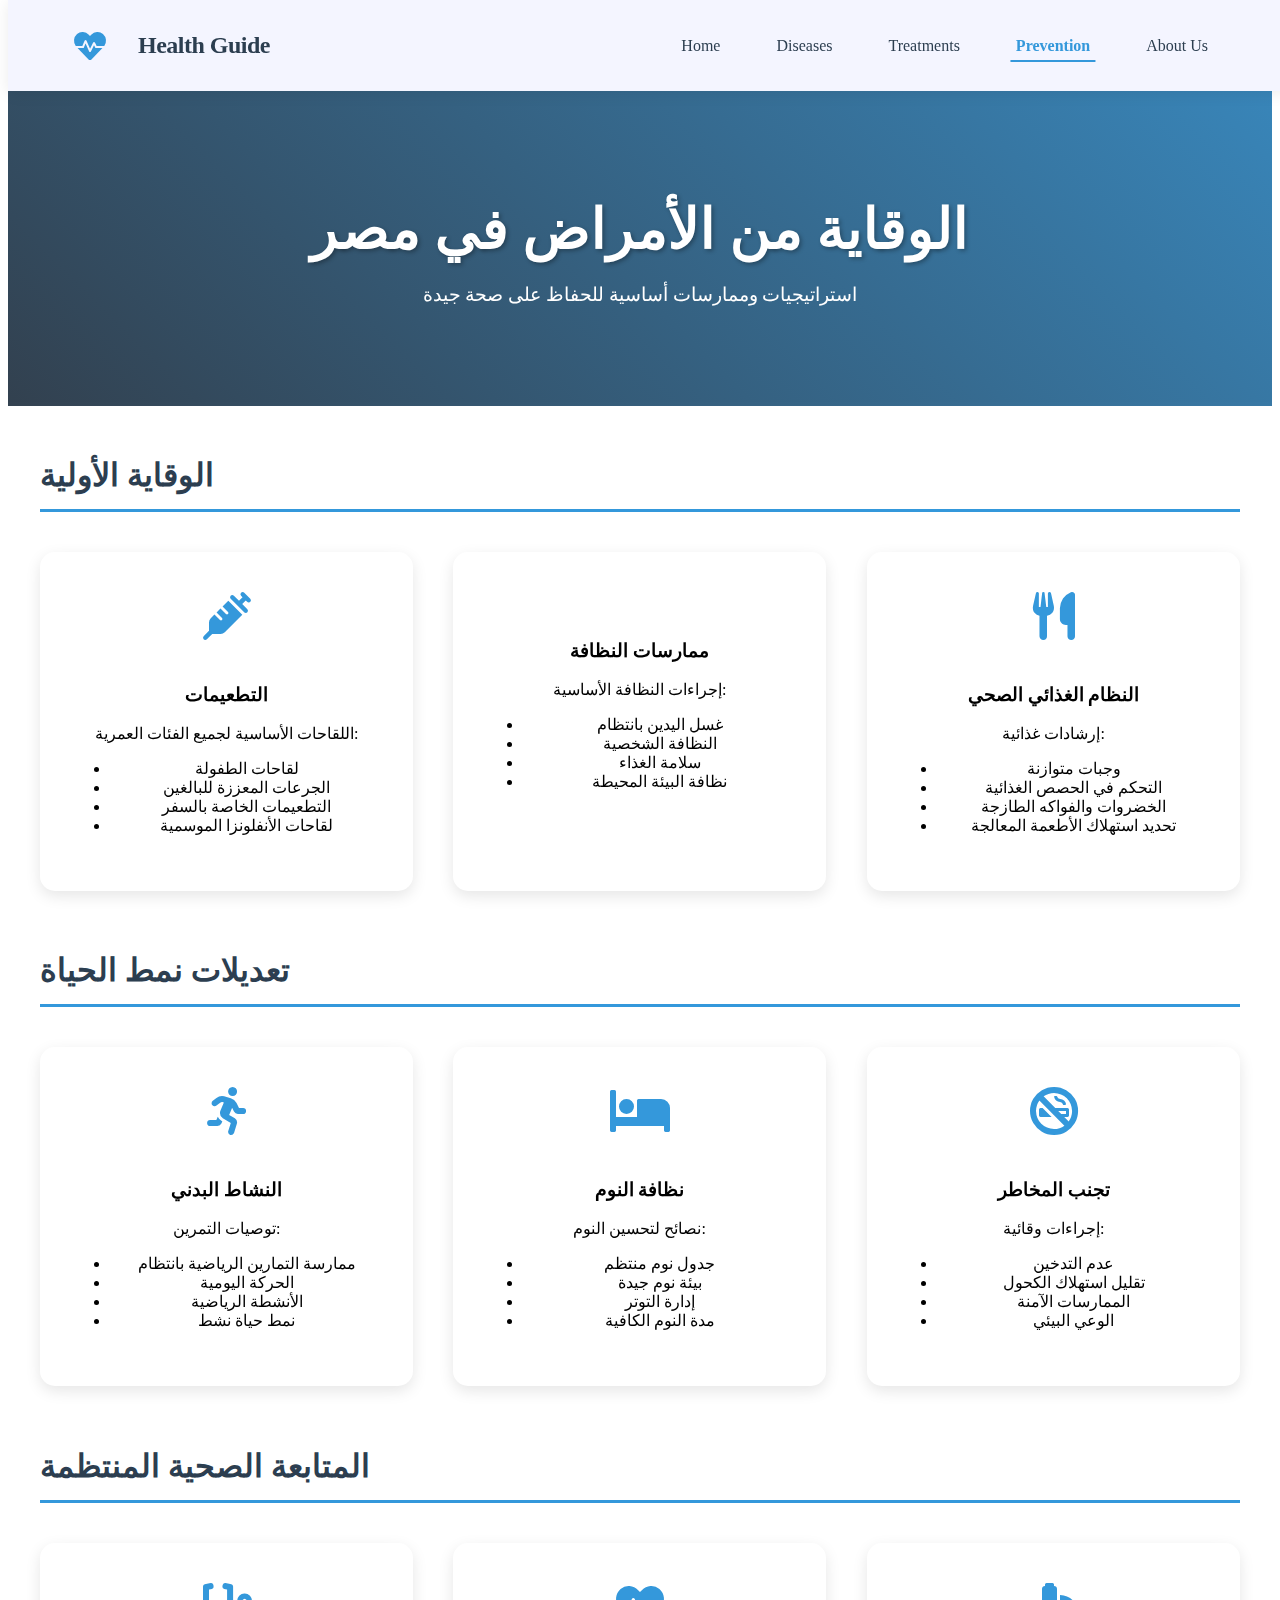
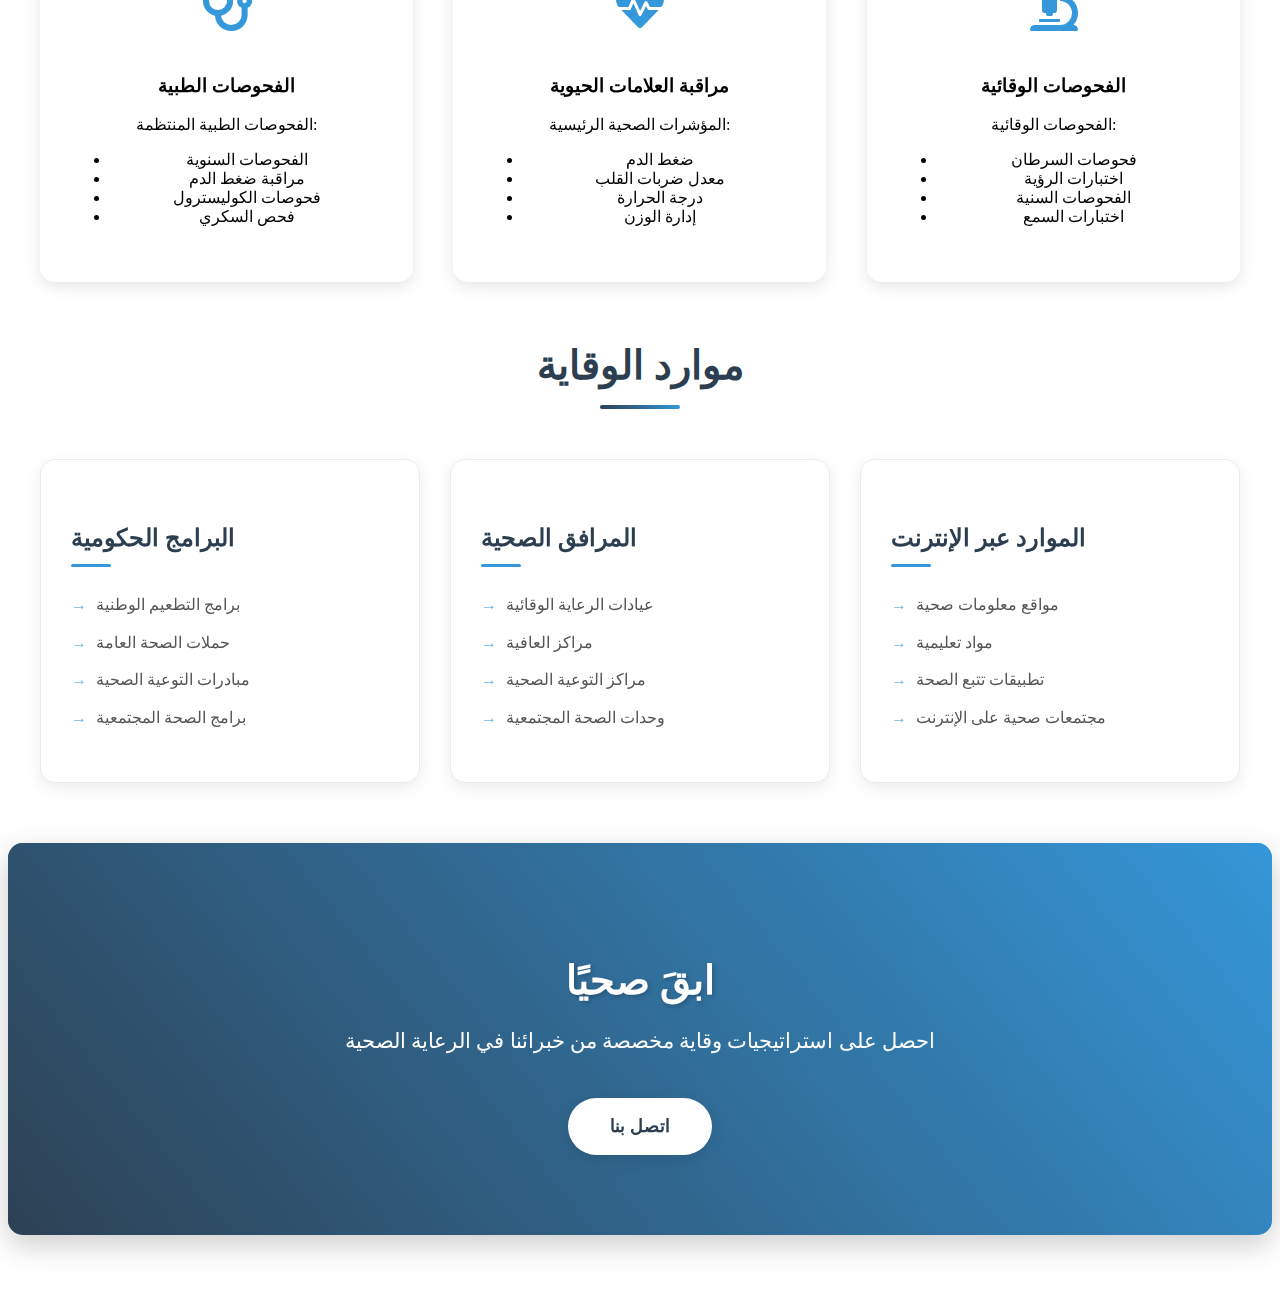
<file: prevention.html>
<!DOCTYPE html>
<html lang="en">
<head>
    <meta charset="UTF-8">
    <meta name="viewport" content="width=device-width, initial-scale=1.0">
    <title>Prevention - Health Guide</title>
    <link rel="stylesheet" href="pages.css">
    <link rel="stylesheet" href="https://cdnjs.cloudflare.com/ajax/libs/font-awesome/6.0.0/css/all.min.css">
</head>
<body>
    <header>
        <nav>
            <div class="logo">
                <i class="fas fa-heartbeat"></i>
                <h1>Health Guide</h1>
            </div>
            <ul class="nav-links">
                <li><a href="index.html">Home</a></li>
                <li><a href="diseases.html">Diseases</a></li>
                <li><a href="treatments.html">Treatments</a></li>
                <li><a href="prevention.html" class="active">Prevention</a></li>
                <li><a href="about.html">About Us</a></li>
            </ul>
        </nav>
    </header>

    <main>
        <section class="page-header">
            <h1>الوقاية من الأمراض في مصر</h1>
            <p>استراتيجيات وممارسات أساسية للحفاظ على صحة جيدة</p>
        </section>
    
        <section class="prevention-strategies">
            <article class="strategy-category">
                <h2>الوقاية الأولية</h2>
                <div class="strategy-grid">
                    <div class="strategy-item">
                        <i class="fas fa-syringe"></i>
                        <h3>التطعيمات</h3>
                        <p>اللقاحات الأساسية لجميع الفئات العمرية:</p>
                        <ul>
                            <li>لقاحات الطفولة</li>
                            <li>الجرعات المعززة للبالغين</li>
                            <li>التطعيمات الخاصة بالسفر</li>
                            <li>لقاحات الأنفلونزا الموسمية</li>
                        </ul>
                    </div>
                    <div class="strategy-item">
                        <i class="fas fa-hand-washing"></i>
                        <h3>ممارسات النظافة</h3>
                        <p>إجراءات النظافة الأساسية:</p>
                        <ul>
                            <li>غسل اليدين بانتظام</li>
                            <li>النظافة الشخصية</li>
                            <li>سلامة الغذاء</li>
                            <li>نظافة البيئة المحيطة</li>
                        </ul>
                    </div>
                    <div class="strategy-item">
                        <i class="fas fa-utensils"></i>
                        <h3>النظام الغذائي الصحي</h3>
                        <p>إرشادات غذائية:</p>
                        <ul>
                            <li>وجبات متوازنة</li>
                            <li>التحكم في الحصص الغذائية</li>
                            <li>الخضروات والفواكه الطازجة</li>
                            <li>تحديد استهلاك الأطعمة المعالجة</li>
                        </ul>
                    </div>
                </div>
            </article>
    
            <article class="strategy-category">
                <h2>تعديلات نمط الحياة</h2>
                <div class="strategy-grid">
                    <div class="strategy-item">
                        <i class="fas fa-running"></i>
                        <h3>النشاط البدني</h3>
                        <p>توصيات التمرين:</p>
                        <ul>
                            <li>ممارسة التمارين الرياضية بانتظام</li>
                            <li>الحركة اليومية</li>
                            <li>الأنشطة الرياضية</li>
                            <li>نمط حياة نشط</li>
                        </ul>
                    </div>
                    <div class="strategy-item">
                        <i class="fas fa-bed"></i>
                        <h3>نظافة النوم</h3>
                        <p>نصائح لتحسين النوم:</p>
                        <ul>
                            <li>جدول نوم منتظم</li>
                            <li>بيئة نوم جيدة</li>
                            <li>إدارة التوتر</li>
                            <li>مدة النوم الكافية</li>
                        </ul>
                    </div>
                    <div class="strategy-item">
                        <i class="fas fa-smoking-ban"></i>
                        <h3>تجنب المخاطر</h3>
                        <p>إجراءات وقائية:</p>
                        <ul>
                            <li>عدم التدخين</li>
                            <li>تقليل استهلاك الكحول</li>
                            <li>الممارسات الآمنة</li>
                            <li>الوعي البيئي</li>
                        </ul>
                    </div>
                </div>
            </article>
    
            <article class="strategy-category">
                <h2>المتابعة الصحية المنتظمة</h2>
                <div class="strategy-grid">
                    <div class="strategy-item">
                        <i class="fas fa-stethoscope"></i>
                        <h3>الفحوصات الطبية</h3>
                        <p>الفحوصات الطبية المنتظمة:</p>
                        <ul>
                            <li>الفحوصات السنوية</li>
                            <li>مراقبة ضغط الدم</li>
                            <li>فحوصات الكوليسترول</li>
                            <li>فحص السكري</li>
                        </ul>
                    </div>
                    <div class="strategy-item">
                        <i class="fas fa-heartbeat"></i>
                        <h3>مراقبة العلامات الحيوية</h3>
                        <p>المؤشرات الصحية الرئيسية:</p>
                        <ul>
                            <li>ضغط الدم</li>
                            <li>معدل ضربات القلب</li>
                            <li>درجة الحرارة</li>
                            <li>إدارة الوزن</li>
                        </ul>
                    </div>
                    <div class="strategy-item">
                        <i class="fas fa-microscope"></i>
                        <h3>الفحوصات الوقائية</h3>
                        <p>الفحوصات الوقائية:</p>
                        <ul>
                            <li>فحوصات السرطان</li>
                            <li>اختبارات الرؤية</li>
                            <li>الفحوصات السنية</li>
                            <li>اختبارات السمع</li>
                        </ul>
                    </div>
                </div>
            </article>
        </section>
    
        <section class="prevention-resources">
            <h2>موارد الوقاية</h2>
            <div class="resources-grid">
                <div class="resource-card">
                    <h3>البرامج الحكومية</h3>
                    <ul>
                        <li>برامج التطعيم الوطنية</li>
                        <li>حملات الصحة العامة</li>
                        <li>مبادرات التوعية الصحية</li>
                        <li>برامج الصحة المجتمعية</li>
                    </ul>
                </div>
                <div class="resource-card">
                    <h3>المرافق الصحية</h3>
                    <ul>
                        <li>عيادات الرعاية الوقائية</li>
                        <li>مراكز العافية</li>
                        <li>مراكز التوعية الصحية</li>
                        <li>وحدات الصحة المجتمعية</li>
                    </ul>
                </div>
                <div class="resource-card">
                    <h3>الموارد عبر الإنترنت</h3>
                    <ul>
                        <li>مواقع معلومات صحية</li>
                        <li>مواد تعليمية</li>
                        <li>تطبيقات تتبع الصحة</li>
                        <li>مجتمعات صحية على الإنترنت</li>
                    </ul>
                </div>
            </div>
        </section>
    
        <section class="cta-section">
            <h2>ابقَ صحيًا</h2>
            <p>احصل على استراتيجيات وقاية مخصصة من خبرائنا في الرعاية الصحية</p>
            <a href="contact.html" class="cta-button">اتصل بنا</a>
        </section>
    </main>
    <script src="../app.js"></script>
</body>
</html>
</file>
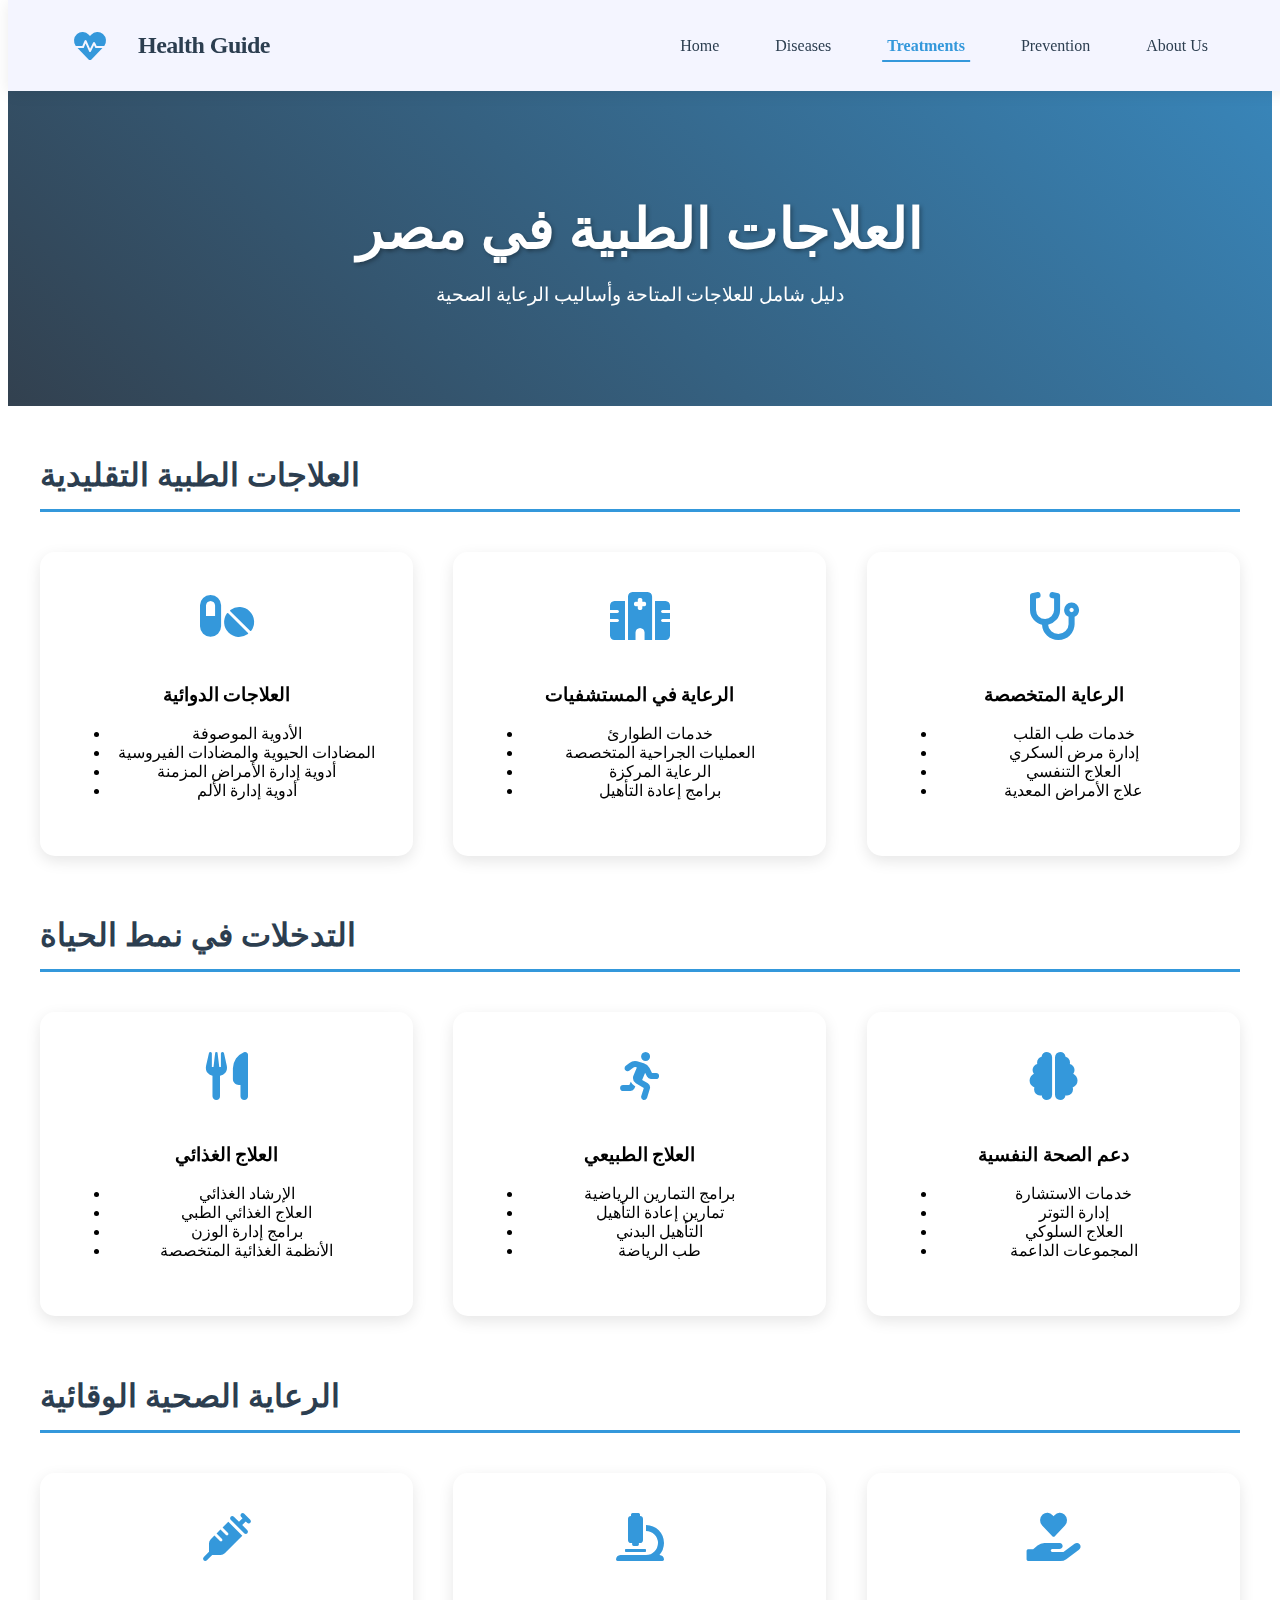
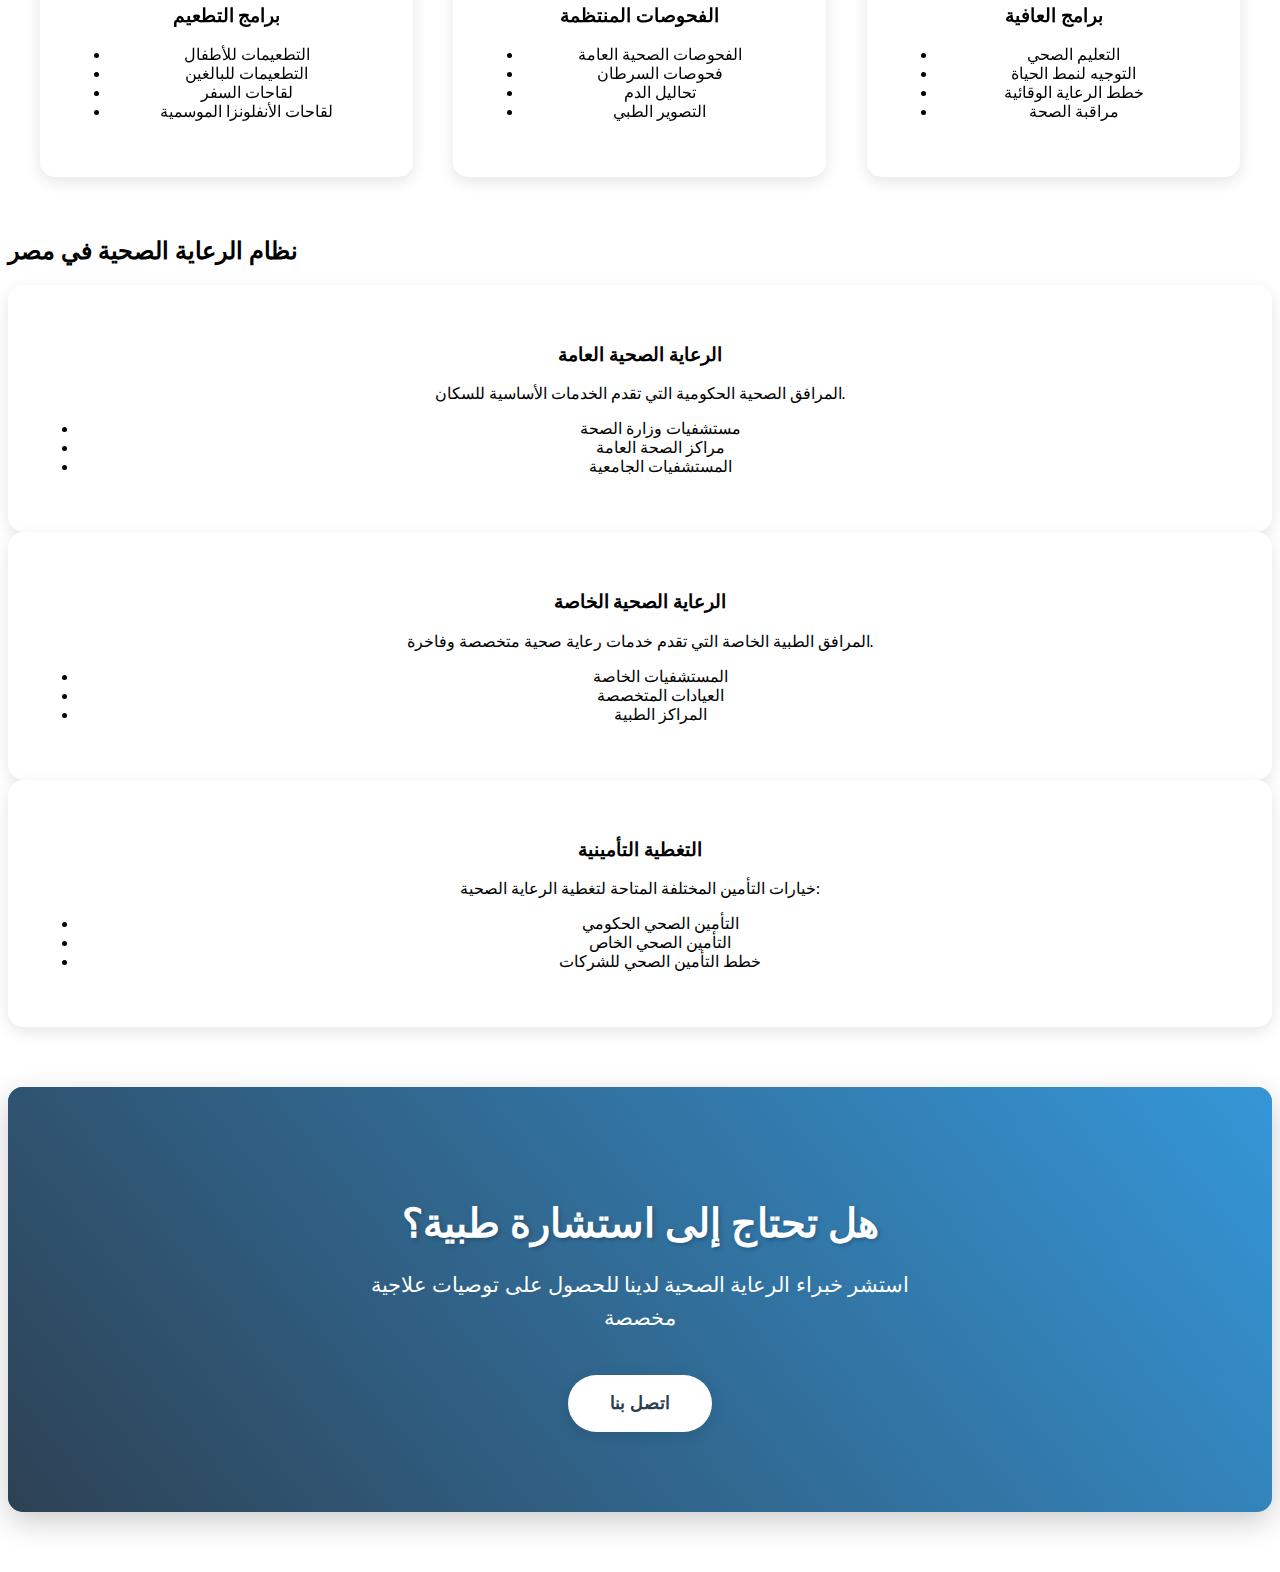
<file: treatments.html>
<!DOCTYPE html>
<html lang="en">
<head>
    <meta charset="UTF-8">
    <meta name="viewport" content="width=device-width, initial-scale=1.0">
    <title>Treatments - Health Guide</title>
    <link rel="stylesheet" href="pages.css">
    <link rel="stylesheet" href="https://cdnjs.cloudflare.com/ajax/libs/font-awesome/6.0.0/css/all.min.css">
</head>
<body>
    <header>
        <nav>
            <div class="logo">
                <i class="fas fa-heartbeat"></i>
                <h1>Health Guide</h1>
            </div>
            <ul class="nav-links">
                <li><a href="index.html">Home</a></li>
                <li><a href="diseases.html">Diseases</a></li>
                <li><a href="treatments.html" class="active">Treatments</a></li>
                <li><a href="prevention.html">Prevention</a></li>
                <li><a href="about.html">About Us</a></li>
            </ul>
        </nav>
    </header>

    <main>
        <section class="page-header">
            <h1>العلاجات الطبية في مصر</h1>
            <p>دليل شامل للعلاجات المتاحة وأساليب الرعاية الصحية</p>
        </section>
    
        <section class="treatment-categories">
            <article class="treatment-category">
                <h2>العلاجات الطبية التقليدية</h2>
                <div class="treatment-grid">
                    <div class="treatment-item">
                        <i class="fas fa-pills"></i>
                        <h3>العلاجات الدوائية</h3>
                        <ul>
                            <li>الأدوية الموصوفة</li>
                            <li>المضادات الحيوية والمضادات الفيروسية</li>
                            <li>أدوية إدارة الأمراض المزمنة</li>
                            <li>أدوية إدارة الألم</li>
                        </ul>
                    </div>
                    <div class="treatment-item">
                        <i class="fas fa-hospital"></i>
                        <h3>الرعاية في المستشفيات</h3>
                        <ul>
                            <li>خدمات الطوارئ</li>
                            <li>العمليات الجراحية المتخصصة</li>
                            <li>الرعاية المركزة</li>
                            <li>برامج إعادة التأهيل</li>
                        </ul>
                    </div>
                    <div class="treatment-item">
                        <i class="fas fa-stethoscope"></i>
                        <h3>الرعاية المتخصصة</h3>
                        <ul>
                            <li>خدمات طب القلب</li>
                            <li>إدارة مرض السكري</li>
                            <li>العلاج التنفسي</li>
                            <li>علاج الأمراض المعدية</li>
                        </ul>
                    </div>
                </div>
            </article>
    
            <article class="treatment-category">
                <h2>التدخلات في نمط الحياة</h2>
                <div class="treatment-grid">
                    <div class="treatment-item">
                        <i class="fas fa-utensils"></i>
                        <h3>العلاج الغذائي</h3>
                        <ul>
                            <li>الإرشاد الغذائي</li>
                            <li>العلاج الغذائي الطبي</li>
                            <li>برامج إدارة الوزن</li>
                            <li>الأنظمة الغذائية المتخصصة</li>
                        </ul>
                    </div>
                    <div class="treatment-item">
                        <i class="fas fa-running"></i>
                        <h3>العلاج الطبيعي</h3>
                        <ul>
                            <li>برامج التمارين الرياضية</li>
                            <li>تمارين إعادة التأهيل</li>
                            <li>التأهيل البدني</li>
                            <li>طب الرياضة</li>
                        </ul>
                    </div>
                    <div class="treatment-item">
                        <i class="fas fa-brain"></i>
                        <h3>دعم الصحة النفسية</h3>
                        <ul>
                            <li>خدمات الاستشارة</li>
                            <li>إدارة التوتر</li>
                            <li>العلاج السلوكي</li>
                            <li>المجموعات الداعمة</li>
                        </ul>
                    </div>
                </div>
            </article>
    
            <article class="treatment-category">
                <h2>الرعاية الصحية الوقائية</h2>
                <div class="treatment-grid">
                    <div class="treatment-item">
                        <i class="fas fa-syringe"></i>
                        <h3>برامج التطعيم</h3>
                        <ul>
                            <li>التطعيمات للأطفال</li>
                            <li>التطعيمات للبالغين</li>
                            <li>لقاحات السفر</li>
                            <li>لقاحات الأنفلونزا الموسمية</li>
                        </ul>
                    </div>
                    <div class="treatment-item">
                        <i class="fas fa-microscope"></i>
                        <h3>الفحوصات المنتظمة</h3>
                        <ul>
                            <li>الفحوصات الصحية العامة</li>
                            <li>فحوصات السرطان</li>
                            <li>تحاليل الدم</li>
                            <li>التصوير الطبي</li>
                        </ul>
                    </div>
                    <div class="treatment-item">
                        <i class="fas fa-hand-holding-heart"></i>
                        <h3>برامج العافية</h3>
                        <ul>
                            <li>التعليم الصحي</li>
                            <li>التوجيه لنمط الحياة</li>
                            <li>خطط الرعاية الوقائية</li>
                            <li>مراقبة الصحة</li>
                        </ul>
                    </div>
                </div>
            </article>
        </section>
    
        <section class="healthcare-system">
            <h2>نظام الرعاية الصحية في مصر</h2>
            <div class="system-info">
                <div class="info-card">
                    <h3>الرعاية الصحية العامة</h3>
                    <p>المرافق الصحية الحكومية التي تقدم الخدمات الأساسية للسكان.</p>
                    <ul>
                        <li>مستشفيات وزارة الصحة</li>
                        <li>مراكز الصحة العامة</li>
                        <li>المستشفيات الجامعية</li>
                    </ul>
                </div>
                <div class="info-card">
                    <h3>الرعاية الصحية الخاصة</h3>
                    <p>المرافق الطبية الخاصة التي تقدم خدمات رعاية صحية متخصصة وفاخرة.</p>
                    <ul>
                        <li>المستشفيات الخاصة</li>
                        <li>العيادات المتخصصة</li>
                        <li>المراكز الطبية</li>
                    </ul>
                </div>
                <div class="info-card">
                    <h3>التغطية التأمينية</h3>
                    <p>خيارات التأمين المختلفة المتاحة لتغطية الرعاية الصحية:</p>
                    <ul>
                        <li>التأمين الصحي الحكومي</li>
                        <li>التأمين الصحي الخاص</li>
                        <li>خطط التأمين الصحي للشركات</li>
                    </ul>
                </div>
            </div>
        </section>
    
        <section class="cta-section">
            <h2>هل تحتاج إلى استشارة طبية؟</h2>
            <p>استشر خبراء الرعاية الصحية لدينا للحصول على توصيات علاجية مخصصة</p>
            <a href="contact.html" class="cta-button">اتصل بنا</a>
        </section>
    </main>
    <script src="../app.js"></script>
</body>
</html>
</file>
<file: pages.css>
/* Custom Properties */
:root {
    --primary-color: #3498db;
    --secondary-color: #2c3e50;
    --text-color: #555;
    --light-bg: #f8f9fa;
    --white: #ffffff;
    --shadow-sm: 0 3px 10px rgba(0, 0, 0, 0.1);
    --shadow-md: 0 5px 15px rgba(0, 0, 0, 0.1);
    --shadow-lg: 0 8px 25px rgba(0, 0, 0, 0.15);
    --transition-fast: 0.3s ease;
    --transition-normal: 0.5s ease;
    --border-radius-sm: 8px;
    --border-radius-md: 15px;
    --gradient-primary: linear-gradient(45deg, var(--secondary-color), var(--primary-color));
    --gradient-hover: linear-gradient(45deg, var(--primary-color), var(--secondary-color));
    --cta-bg: linear-gradient(135deg, rgba(44, 62, 80, 0.95), rgba(52, 152, 219, 0.95));
    --cta-text: #ffffff;
    --cta-button-bg: #ffffff;
    --cta-button-text: #2c3e50;
    --cta-button-hover: #f8f9fa;
    --cta-shadow: 0 10px 30px rgba(0, 0, 0, 0.2);
    --resource-bg: #ffffff;
    --resource-title: #2c3e50;
    --resource-text: #555;
    --resource-border: #e9ecef;
    --resource-hover: #f8f9fa;
    --resource-icon: #3498db;
    --resource-shadow: 0 5px 15px rgba(0, 0, 0, 0.08);
    --resource-shadow-hover: 0 8px 25px rgba(0, 0, 0, 0.12);
}

header {
    background-color: #f4f5ff;
    box-shadow: 0 2px 15px rgba(0, 0, 0, 0.08);
    position: fixed;
    width: 100%;
    top: 0;
    z-index: 1000;
    transition: all 0.3s ease;
}

header.scrolled {
    background-color: rgba(255, 255, 255, 0.95);
    backdrop-filter: blur(10px);
    box-shadow: 0 2px 20px rgba(0, 0, 0, 0.1);
}

nav {
    display: flex;
    justify-content: space-between;
    align-items: center;
    padding: 1rem 5%;
    max-width: 1400px;
    margin: 0 auto;
    position: relative;
}

.logo {
    display: flex;
    align-items: center;
    gap: 30px;
}

.logo i {
    font-size: 2rem;
    color: var(--primary-color);
    transition: transform 0.3s ease;
}

.logo:hover i {
    transform: scale(1.1);
}

.logo h1 {
    color: var(--secondary-color);
    font-size: 1.5rem;
    font-weight: 700;
    letter-spacing: -0.5px;
    transition: color 0.3s ease;
}

.logo:hover h1 {
    color: var(--primary-color);
}

.nav-links {
    display: flex;
    gap: 1.5rem;
    list-style: none;
    margin: 0;
    padding: 0;
}

.nav-links li {
    position: relative;
}

.nav-links li a {
    color: var(--secondary-color);
    text-decoration: none;
    font-weight: 1400;
    font-size: 1rem;
    padding: 0.5rem 1rem;
    transition: all 0.3s ease;
    position: relative;
}

.nav-links li a::after {
    content: '';
    position: absolute;
    bottom: 0;
    left: 50%;
    width: 0;
    height: 2px;
    background: var(--primary-color);
    transition: all 0.3s ease;
    transform: translateX(-50%);
}

.nav-links li a:hover {
    color: var(--primary-color);
}

.nav-links li a:hover::after {
    width: 80%;
}

.nav-links li a.active {
    color: var(--primary-color);
    font-weight: 600;
}

.nav-links li a.active::after {
    width: 80%;
    background: var(--primary-color);
}

/* Mobile Menu Button */
.mobile-menu-button {
    display: none;
    background: none;
    border: none;
    color: var(--secondary-color);
    font-size: 1.5rem;
    cursor: pointer;
    padding: 0.5rem;
    transition: color 0.3s ease;
}

.mobile-menu-button:hover {
    color: var(--primary-color);
}

/* Responsive Navigation */
@media (max-width: 768px) {
    .mobile-menu-button {
        display: block;
    }

    .nav-links {
        position: fixed;
        top: 0;
        right: -100%;
        width: 80%;
        height: 100vh;
        background: var(--white);
        flex-direction: column;
        padding: 5rem 2rem;
        gap: 1.5rem;
        transition: right 0.3s ease;
        box-shadow: -5px 0 15px rgba(0, 0, 0, 0.1);
    }

    .nav-links.show {
        right: 0;
    }

    .nav-links li a {
        display: block;
        padding: 0.8rem 0;
        font-size: 1.1rem;
    }

    .nav-links li a::after {
        display: none;
    }

    .nav-links li a.active {
        color: var(--primary-color);
        font-weight: 600;
    }
}

/* Page Header Styles */
.page-header {
    background: linear-gradient(rgba(0, 0, 0, 0.7), rgba(0, 0, 0, 0.7)), url('https://images.unsplash.com/photo-1579684385127-1ef15d508118?ixlib=rb-1.2.1&auto=format&fit=crop&w=1950&q=80');
    background-size: cover;
    background-position: center;
    background-attachment: fixed;
    color: var(--white);
    text-align: center;
    padding: 150px 20px 100px;
    margin-bottom: 50px;
    position: relative;
    overflow: hidden;
    will-change: transform;
}

.page-header::before {
    content: '';
    position: absolute;
    inset: 0;
    background: linear-gradient(45deg, rgba(44, 62, 80, 0.8), rgba(52, 152, 219, 0.8));
    z-index: 1;
    backdrop-filter: blur(2px);
}

.page-header h1 {
    font-size: clamp(2.5rem, 5vw, 3.5rem);
    margin-bottom: 20px;
    position: relative;
    z-index: 2;
    text-shadow: 2px 2px 4px rgba(0, 0, 0, 0.3);
    animation: fadeInDown 1s ease-out;
    line-height: 1.2;
}

.page-header p {
    font-size: clamp(1rem, 2vw, 1.2rem);
    position: relative;
    z-index: 2;
    animation: fadeInUp 1s ease-out;
    max-width: 800px;
    margin: 0 auto;
}

/* Diseases Page Styles */
.disease-details {
    max-width: 1200px;
    margin: 0 auto;
    padding: 0 20px;
}

.disease-article {
    margin-bottom: 50px;
    background: var(--white);
    border-radius: var(--border-radius-md);
    box-shadow: var(--shadow-md);
    overflow: hidden;
    transition: transform var(--transition-fast), box-shadow var(--transition-fast);
    will-change: transform;
}

.disease-article:hover {
    transform: translateY(-5px);
    box-shadow: var(--shadow-lg);
}

.disease-article h2 {
    background: var(--gradient-primary);
    color: var(--white);
    padding: 25px;
    margin: 0;
    font-size: clamp(1.5rem, 3vw, 1.8rem);
    position: relative;
    overflow: hidden;
}

.disease-article h2::after {
    content: '';
    position: absolute;
    bottom: 0;
    left: 0;
    width: 100%;
    height: 3px;
    background: rgba(255, 255, 255, 0.3);
}

.disease-content {
    display: grid;
    grid-template-columns: minmax(300px, 1fr) 2fr;
    gap: 40px;
    padding: 40px;
}

.disease-content img {
    width: 100%;
    height: 300px;
    object-fit: cover;
    border-radius: var(--border-radius-sm);
    box-shadow: var(--shadow-sm);
    transition: transform var(--transition-fast);
    will-change: transform;
}

.disease-content img:hover {
    transform: scale(1.02);
}

.disease-info h3 {
    color: #2c3e50;
    margin: 25px 0 15px;
    font-size: 1.4rem;
    position: relative;
    padding-bottom: 10px;
}

.disease-info h3::after {
    content: '';
    position: absolute;
    bottom: 0;
    left: 0;
    width: 50px;
    height: 3px;
    background: #3498db;
    border-radius: 3px;
}

.disease-info ul {
    list-style-type: none;
    margin-left: 0;
    margin-bottom: 20px;
}

.disease-info li {
    margin-bottom: 10px;
    padding-left: 25px;
    position: relative;
    color: #555;
}

.disease-info li::before {
    content: "•";
    color: #3498db;
    position: absolute;
    left: 0;
    font-weight: bold;
}

/* Treatments Page Styles */
.treatment-categories {
    max-width: 1200px;
    margin: 0 auto;
    padding: 0 20px;
}

.treatment-category {
    margin-bottom: 60px;
}

.treatment-category h2 {
    color: #2c3e50;
    margin-bottom: 40px;
    padding-bottom: 15px;
    border-bottom: 3px solid #3498db;
    font-size: 2rem;
    position: relative;
}

.treatment-grid {
    display: grid;
    grid-template-columns: repeat(auto-fit, minmax(300px, 1fr));
    gap: 40px;
}

.treatment-item {
    background: var(--white);
    padding: 40px 30px;
    border-radius: var(--border-radius-md);
    box-shadow: var(--shadow-md);
    text-align: center;
    transition: all var(--transition-fast);
    position: relative;
    overflow: hidden;
    will-change: transform;
}

.treatment-item::before {
    content: '';
    position: absolute;
    top: 0;
    left: 0;
    width: 100%;
    height: 5px;
    background: var(--gradient-primary);
    transform: scaleX(0);
    transition: transform var(--transition-fast);
}

.treatment-item:hover {
    transform: translateY(-10px);
    box-shadow: var(--shadow-lg);
}

.treatment-item:hover::before {
    transform: scaleX(1);
}

.treatment-item i {
    font-size: 3rem;
    color: #3498db;
    margin-bottom: 25px;
    transition: transform var(--transition-fast);
}

.treatment-item:hover i {
    transform: scale(1.1);
}

/* Prevention Page Styles */
.prevention-strategies {
    max-width: 1200px;
    margin: 0 auto;
    padding: 0 20px;
}

.strategy-category {
    margin-bottom: 60px;
}

.strategy-category h2 {
    color: #2c3e50;
    margin-bottom: 40px;
    padding-bottom: 15px;
    border-bottom: 3px solid #3498db;
    font-size: 2rem;
}

.strategy-grid {
    display: grid;
    grid-template-columns: repeat(auto-fit, minmax(300px, 1fr));
    gap: 40px;
}

.strategy-item {
    background: var(--white);
    padding: 40px 30px;
    border-radius: var(--border-radius-md);
    box-shadow: var(--shadow-md);
    text-align: center;
    transition: all var(--transition-fast);
    position: relative;
    will-change: transform;
}

.strategy-item:hover {
    transform: translateY(-10px);
    box-shadow: var(--shadow-lg);
}

.strategy-item i {
    font-size: 3rem;
    color: #3498db;
    margin-bottom: 25px;
    transition: transform var(--transition-fast);
}

.strategy-item:hover i {
    transform: scale(1.1);
}

/* Contact Page Styles */
.contact-content {
    max-width: 1200px;
    margin: 0 auto;
    padding: 0 20px;
    display: grid;
    grid-template-columns: minmax(300px, 1fr) 2fr;
    gap: 50px;
    margin-bottom: 50px;
}

.contact-info-section {
    display: flex;
    flex-direction: column;
    gap: 30px;
}

.info-card {
    background: var(--white);
    padding: 40px 30px;
    border-radius: var(--border-radius-md);
    box-shadow: var(--shadow-md);
    text-align: center;
    transition: all var(--transition-fast);
}

.info-card:hover {
    transform: translateY(-5px);
    box-shadow: var(--shadow-lg);
}

.info-card i {
    font-size: 2.5rem;
    color: #3498db;
    margin-bottom: 25px;
    transition: transform var(--transition-fast);
}

.info-card:hover i {
    transform: scale(1.1);
}

.contact-form-section {
    background: var(--white);
    padding: 50px 40px;
    border-radius: var(--border-radius-md);
    box-shadow: var(--shadow-md);
}

.form-group input,
.form-group select,
.form-group textarea {
    padding: 15px;
    border: 2px solid #eee;
    border-radius: var(--border-radius-sm);
    font-size: 1rem;
    transition: all var(--transition-fast);
    width: 100%;
}

.form-group input:focus,
.form-group select:focus,
.form-group textarea:focus {
    border-color: var(--primary-color);
    outline: none;
    box-shadow: 0 0 0 3px rgba(52, 152, 219, 0.1);
}

.submit-button {
    background: var(--gradient-primary);
    color: var(--white);
    padding: 15px 40px;
    border: none;
    border-radius: var(--border-radius-sm);
    font-size: 1.1rem;
    cursor: pointer;
    transition: all var(--transition-fast);
    text-transform: uppercase;
    letter-spacing: 1px;
    font-weight: 600;
    will-change: transform;
}

.submit-button:hover {
    background: var(--gradient-hover);
    transform: translateY(-2px);
    box-shadow: 0 5px 15px rgba(52, 152, 219, 0.3);
}

.submit-button:active {
    transform: translateY(0);
}

/* Animations */
@keyframes fadeInDown {
    from {
        opacity: 0;
        transform: translateY(-20px);
    }
    to {
        opacity: 1;
        transform: translateY(0);
    }
}

@keyframes fadeInUp {
    from {
        opacity: 0;
        transform: translateY(20px);
    }
    to {
        opacity: 1;
        transform: translateY(0);
    }
}

/* Loading Animation */
.loading {
    position: relative;
    overflow: hidden;
}

.loading::after {
    content: '';
    position: absolute;
    inset: 0;
    background: linear-gradient(90deg, transparent, rgba(255,255,255,0.2), transparent);
    animation: loading 1.5s infinite;
    will-change: transform;
}

@keyframes loading {
    0% {
        transform: translateX(-100%);
    }
    100% {
        transform: translateX(100%);
    }
}

/* Responsive Design */
@media (max-width: 768px) {
    .page-header {
        padding: 120px 20px 80px;
    }

    .page-header h1 {
        font-size: 2.5rem;
    }

    .disease-content,
    .contact-content {
        grid-template-columns: 1fr;
        padding: 20px;
    }

    .disease-content img {
        height: 250px;
    }

    .contact-form-section {
        padding: 30px 20px;
    }

    .treatment-grid,
    .strategy-grid {
        grid-template-columns: 1fr;
    }

    .info-card,
    .treatment-item,
    .strategy-item {
        padding: 30px 20px;
    }
}

/* Print Styles */
@media print {
    .page-header {
        background: none;
        padding: 20px;
        color: var(--secondary-color);
    }

    .page-header::before {
        display: none;
    }

    .disease-article,
    .treatment-item,
    .strategy-item,
    .info-card {
        box-shadow: none;
        border: 1px solid #ddd;
    }

    .submit-button {
        display: none;
    }
}

/* Reduced Motion */
@media (prefers-reduced-motion: reduce) {
    * {
        animation-duration: 0.01ms !important;
        animation-iteration-count: 1 !important;
        transition-duration: 0.01ms !important;
        scroll-behavior: auto !important;
    }
}

/* CTA Section Styles */
.cta-section {
    background: var(--cta-bg);
    color: var(--cta-text);
    text-align: center;
    padding: 80px 40px;
    margin: 60px 0;
    position: relative;
    overflow: hidden;
    border-radius: var(--border-radius-md);
    box-shadow: var(--cta-shadow);
}

.cta-section::before {
    content: '';
    position: absolute;
    inset: 0;
    background: url('https://images.unsplash.com/photo-1579684385127-1ef15d508118?ixlib=rb-1.2.1&auto=format&fit=crop&w=1950&q=80');
    background-size: cover;
    background-position: center;
    opacity: 0.1;
    z-index: 1;
}

.cta-section::after {
    content: '';
    position: absolute;
    inset: 0;
    background: linear-gradient(45deg, rgba(44, 62, 80, 0.9), rgba(52, 152, 219, 0.9));
    z-index: 2;
}

.cta-section h2 {
    font-size: clamp(2rem, 4vw, 2.5rem);
    margin-bottom: 20px;
    position: relative;
    z-index: 3;
    text-shadow: 2px 2px 4px rgba(0, 0, 0, 0.2);
}

.cta-section p {
    font-size: clamp(1.1rem, 2vw, 1.3rem);
    margin-bottom: 40px;
    position: relative;
    z-index: 3;
    max-width: 600px;
    margin-left: auto;
    margin-right: auto;
    line-height: 1.6;
}

.cta-button {
    display: inline-block;
    background: var(--cta-button-bg);
    color: var(--cta-button-text);
    padding: 16px 40px;
    border-radius: 50px;
    text-decoration: none;
    font-weight: 600;
    font-size: 1.1rem;
    text-transform: uppercase;
    letter-spacing: 1px;
    transition: all var(--transition-fast);
    position: relative;
    z-index: 3;
    box-shadow: 0 4px 15px rgba(0, 0, 0, 0.1);
    border: 2px solid transparent;
}

.cta-button:hover {
    background: var(--cta-button-hover);
    transform: translateY(-3px);
    box-shadow: 0 6px 20px rgba(0, 0, 0, 0.15);
    border-color: var(--primary-color);
}

.cta-button:active {
    transform: translateY(-1px);
}

/* Responsive Design for CTA */
@media (max-width: 768px) {
    .cta-section {
        padding: 60px 20px;
        margin: 40px 0;
    }

    .cta-button {
        padding: 14px 30px;
        font-size: 1rem;
    }
}

/* Print Styles for CTA */
@media print {
    .cta-section {
        background: none;
        border: 2px solid var(--secondary-color);
        box-shadow: none;
    }

    .cta-section::before,
    .cta-section::after {
        display: none;
    }

    .cta-section h2,
    .cta-section p {
        color: var(--secondary-color);
    }

    .cta-button {
        border: 2px solid var(--secondary-color);
        background: none;
        color: var(--secondary-color);
    }
}

/* Reduced Motion for CTA */
@media (prefers-reduced-motion: reduce) {
    .cta-button {
        transition: none;
    }
}

/* Prevention Resources Section */
.prevention-resources {
    max-width: 1200px;
    margin: 60px auto;
    padding: 0 20px;
}

.prevention-resources h2 {
    color: var(--resource-title);
    font-size: clamp(2rem, 4vw, 2.5rem);
    text-align: center;
    margin-bottom: 50px;
    position: relative;
    padding-bottom: 20px;
}

.prevention-resources h2::after {
    content: '';
    position: absolute;
    bottom: 0;
    left: 50%;
    transform: translateX(-50%);
    width: 80px;
    height: 4px;
    background: var(--gradient-primary);
    border-radius: 2px;
}

.resources-grid {
    display: grid;
    grid-template-columns: repeat(auto-fit, minmax(300px, 1fr));
    gap: 30px;
    margin-top: 40px;
}

.resource-card {
    background: var(--resource-bg);
    border-radius: var(--border-radius-md);
    padding: 40px 30px;
    box-shadow: var(--resource-shadow);
    transition: all var(--transition-fast);
    position: relative;
    overflow: hidden;
    border: 1px solid var(--resource-border);
    will-change: transform;
}

.resource-card::before {
    content: '';
    position: absolute;
    top: 0;
    left: 0;
    width: 100%;
    height: 5px;
    background: var(--gradient-primary);
    transform: scaleX(0);
    transition: transform var(--transition-fast);
}

.resource-card:hover {
    transform: translateY(-10px);
    box-shadow: var(--resource-shadow-hover);
    border-color: var(--primary-color);
}

.resource-card:hover::before {
    transform: scaleX(1);
}

.resource-card h3 {
    color: var(--resource-title);
    font-size: 1.5rem;
    margin-bottom: 25px;
    position: relative;
    padding-bottom: 15px;
}

.resource-card h3::after {
    content: '';
    position: absolute;
    bottom: 0;
    left: 0;
    width: 40px;
    height: 3px;
    background: var(--primary-color);
    border-radius: 3px;
    transition: width var(--transition-fast);
}

.resource-card:hover h3::after {
    width: 60px;
}

.resource-card ul {
    list-style: none;
    padding: 0;
    margin: 0;
}

.resource-card li {
    color: var(--resource-text);
    margin-bottom: 12px;
    padding-left: 25px;
    position: relative;
    line-height: 1.6;
    transition: transform var(--transition-fast);
}

.resource-card li::before {
    content: "→";
    position: absolute;
    left: 0;
    color: var(--resource-icon);
    font-weight: bold;
    opacity: 0.7;
    transition: transform var(--transition-fast);
}

.resource-card li:hover {
    transform: translateX(5px);
}

.resource-card li:hover::before {
    transform: translateX(3px);
    opacity: 1;
}

/* Responsive Design for Resources */
@media (max-width: 768px) {
    .prevention-resources {
        margin: 40px auto;
    }

    .resources-grid {
        grid-template-columns: 1fr;
        gap: 25px;
    }

    .resource-card {
        padding: 30px 20px;
    }

    .resource-card h3 {
        font-size: 1.3rem;
    }
}

/* Print Styles for Resources */
@media print {
    .prevention-resources {
        break-inside: avoid;
    }

    .resource-card {
        box-shadow: none;
        border: 1px solid #ddd;
        break-inside: avoid;
    }

    .resource-card::before {
        display: none;
    }

    .resource-card h3::after {
        display: none;
    }
}

/* Reduced Motion for Resources */
@media (prefers-reduced-motion: reduce) {
    .resource-card,
    .resource-card li,
    .resource-card li::before {
        transition: none;
    }
}
</file>
